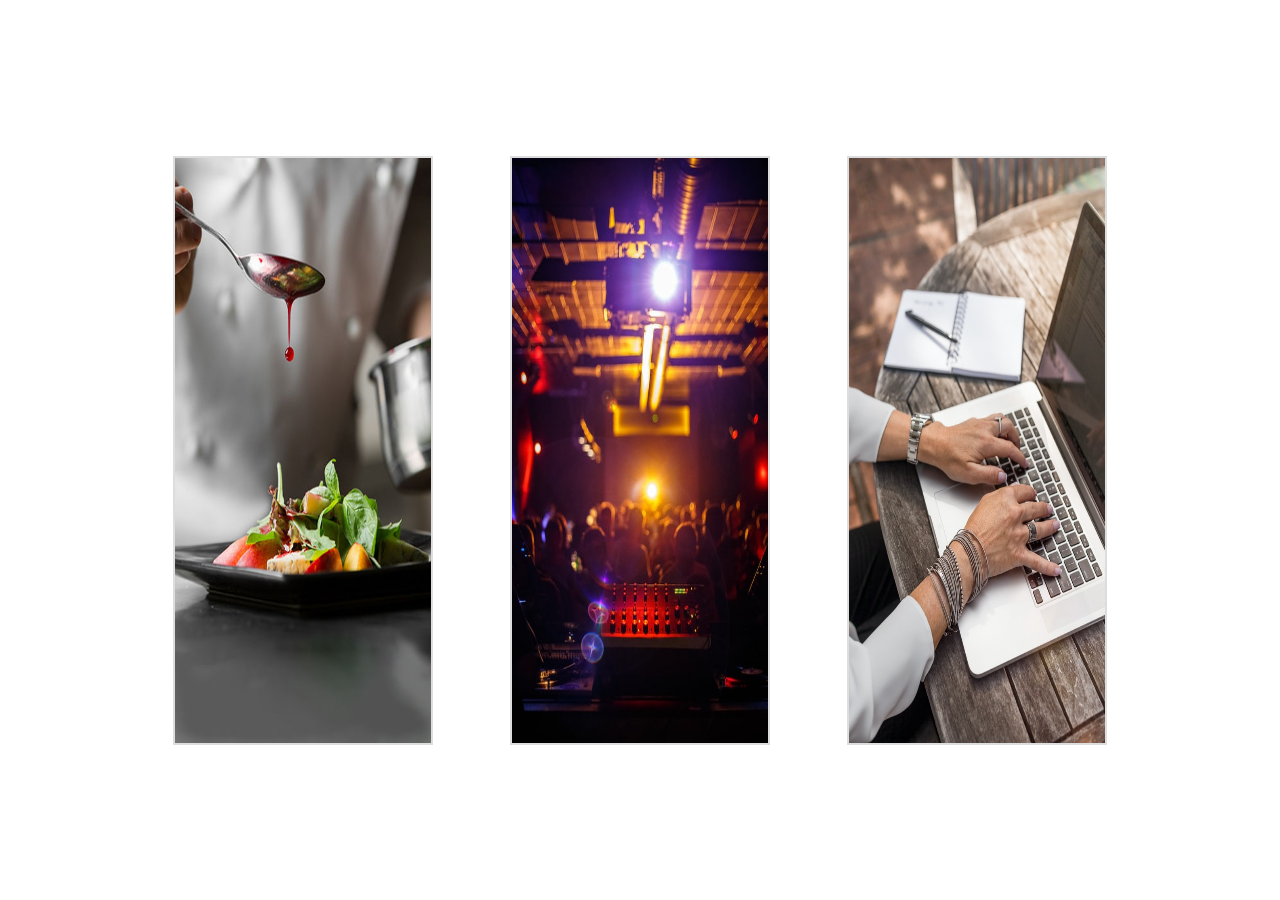
<file: index.html>
<!DOCTYPE html>
<html lang="pt-br">

<head>
    <meta charset="UTF-8">
    <meta name="viewport" content="width=device-width, initial-scale=1.0">
    <link rel="stylesheet" href="./css/index.css" type="text/css">
    <title>Pagina Principal</title>
</head>

<body>
    <div class="menu">
        <a class="opcao" href="./gastronomia.html">
            <p>GASTRONOMIA</p>
            <img src="./img/gastronomia.jpg" alt="gastronomia">
        </a>
        <a class="opcao" href="./vidanoturna.html">
            <p>VIDA NOTURNA</p>
            <img src="./img/vidanoturna.jpg" alt="vida noturna">
        </a>
        <a class="opcao" href="./quemsomos.html">
            <p>QUEM SOMOS</p>
            <img src="./img/quemsomos.jpg" alt="quem somos">
        </a>
    </div>
</body>
</html>
</file>
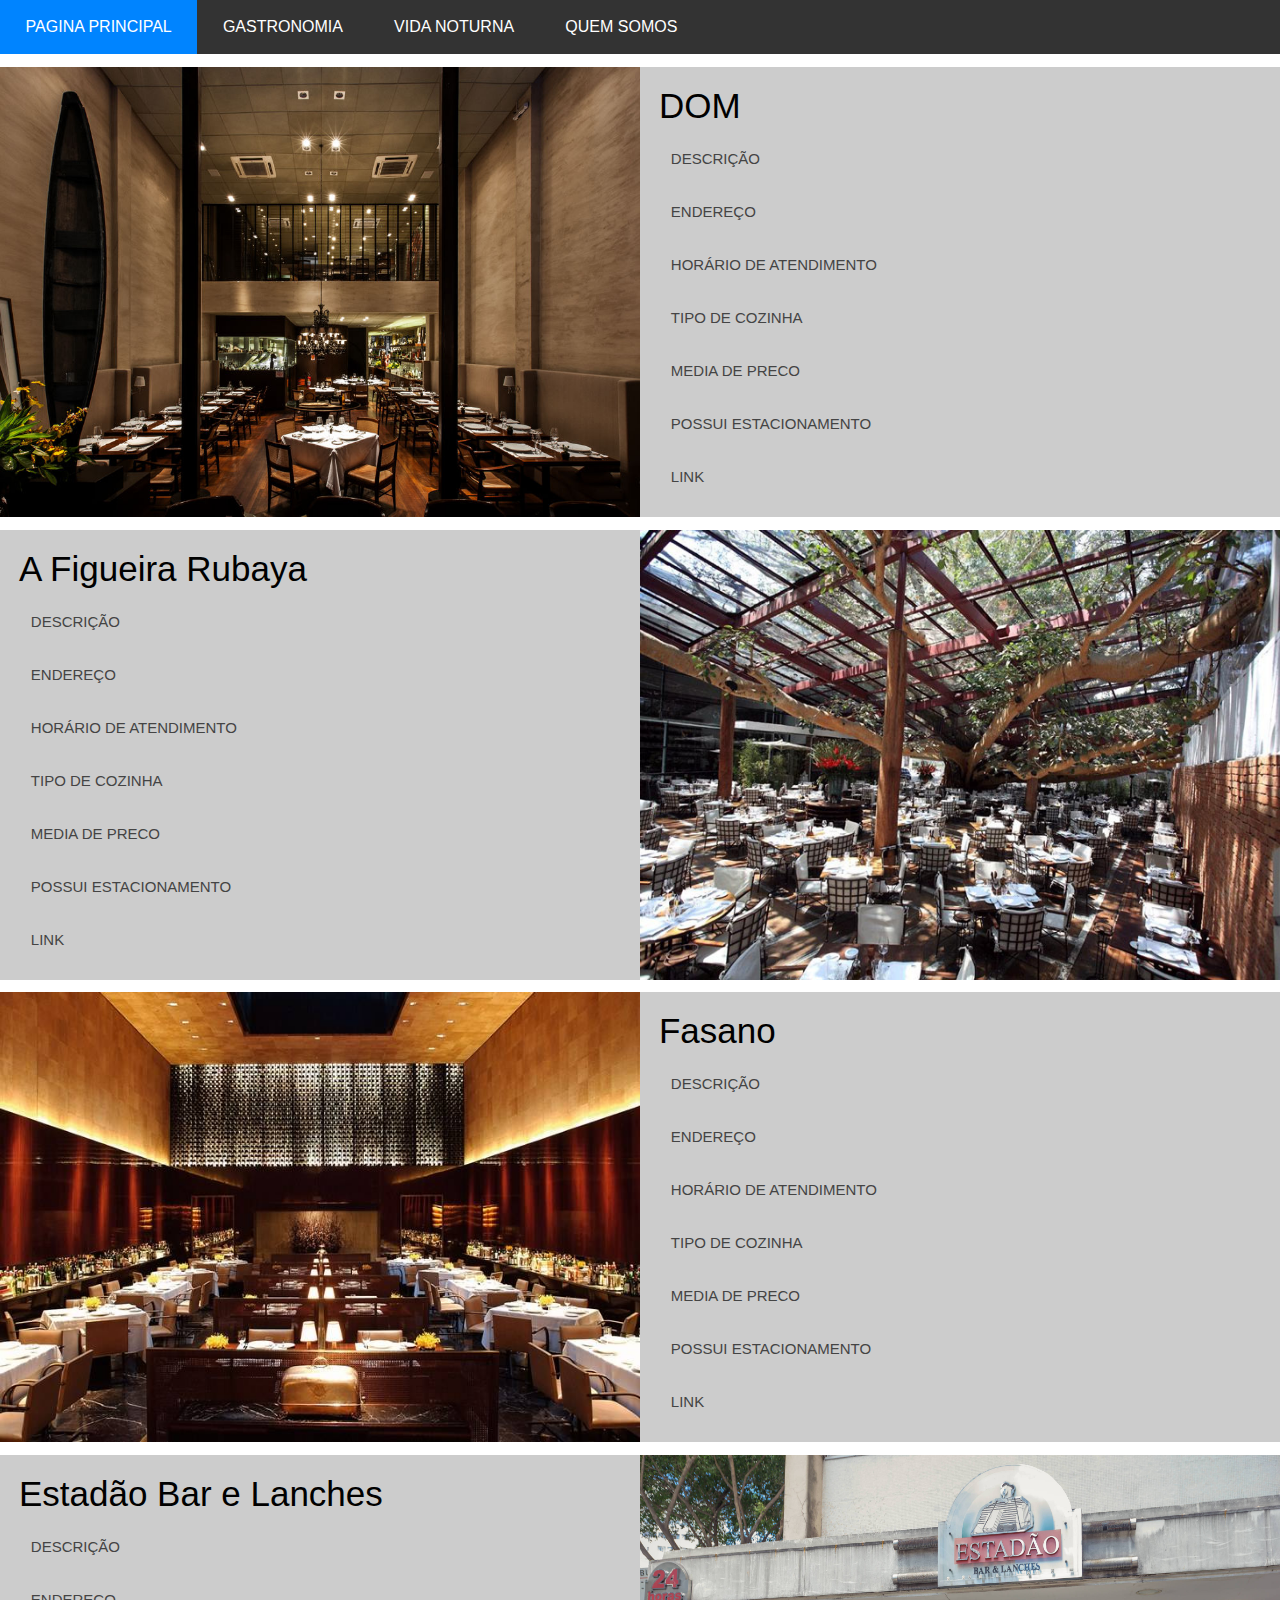
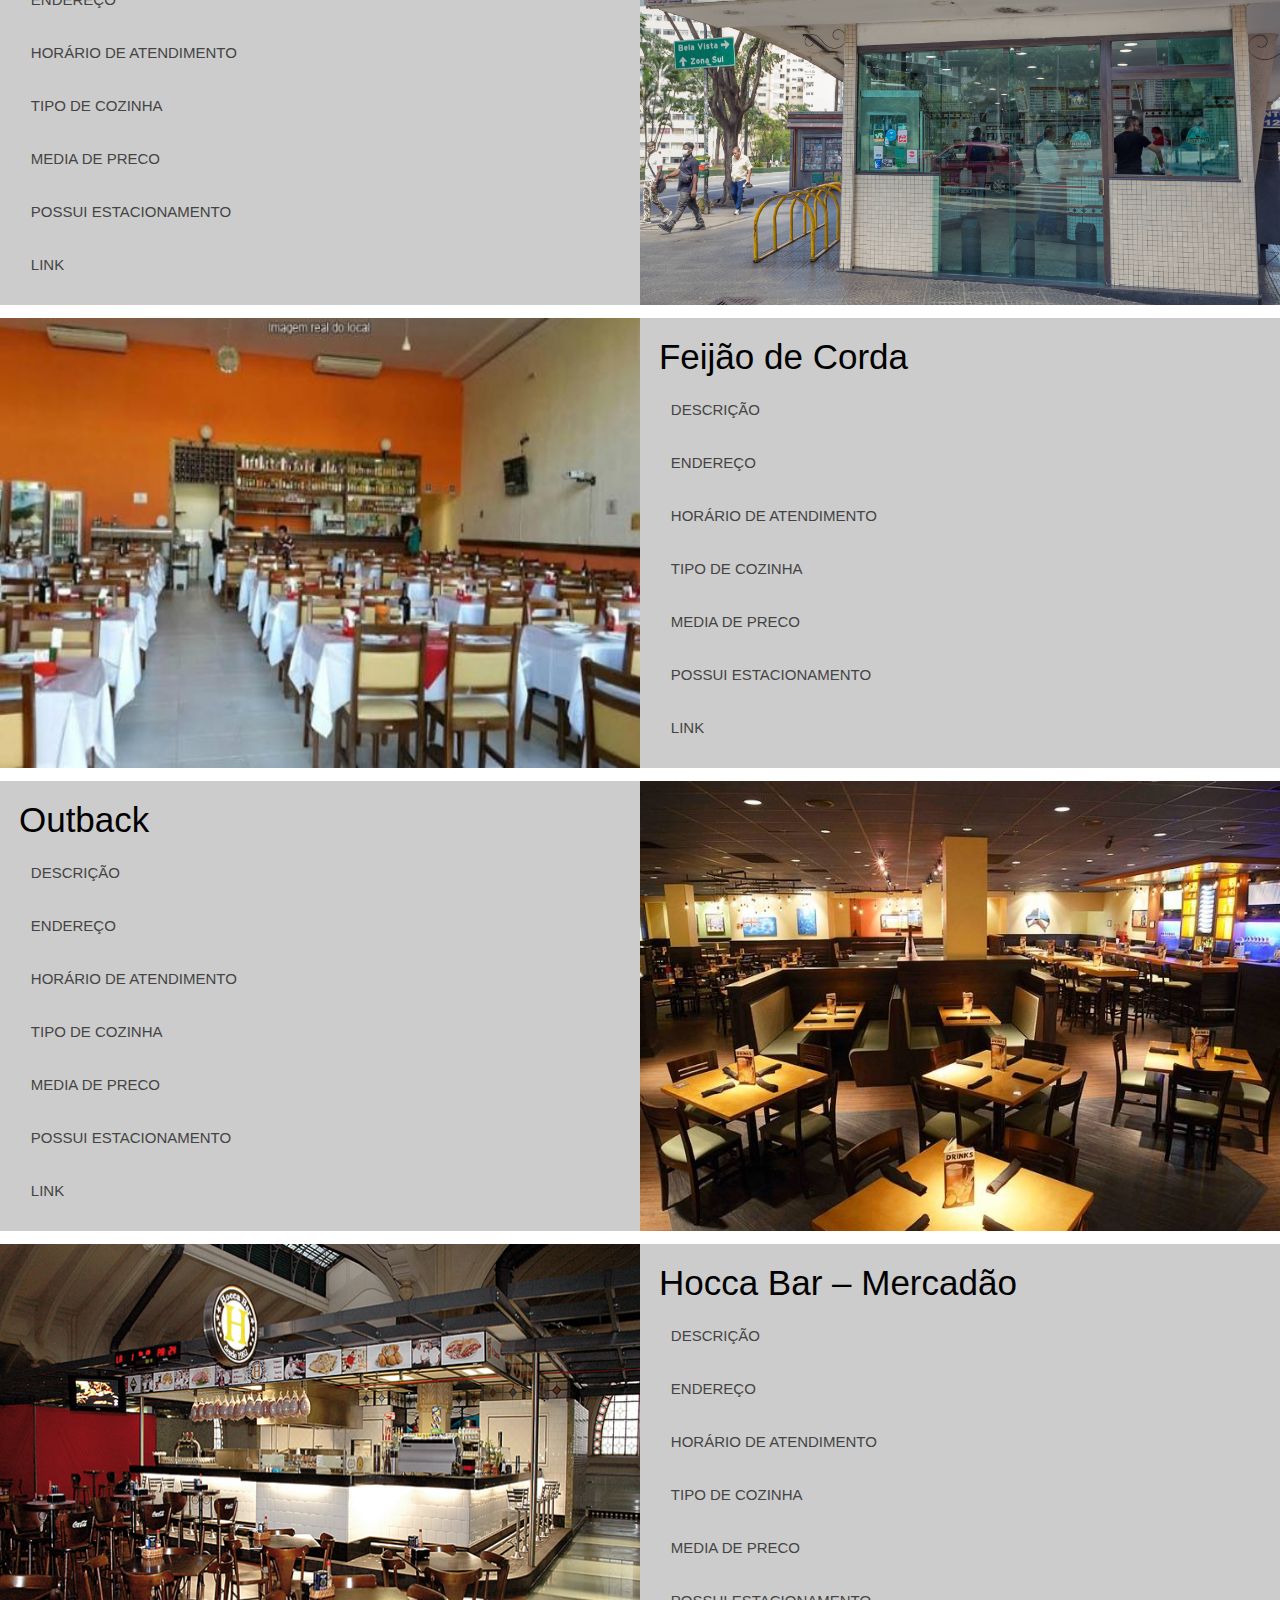
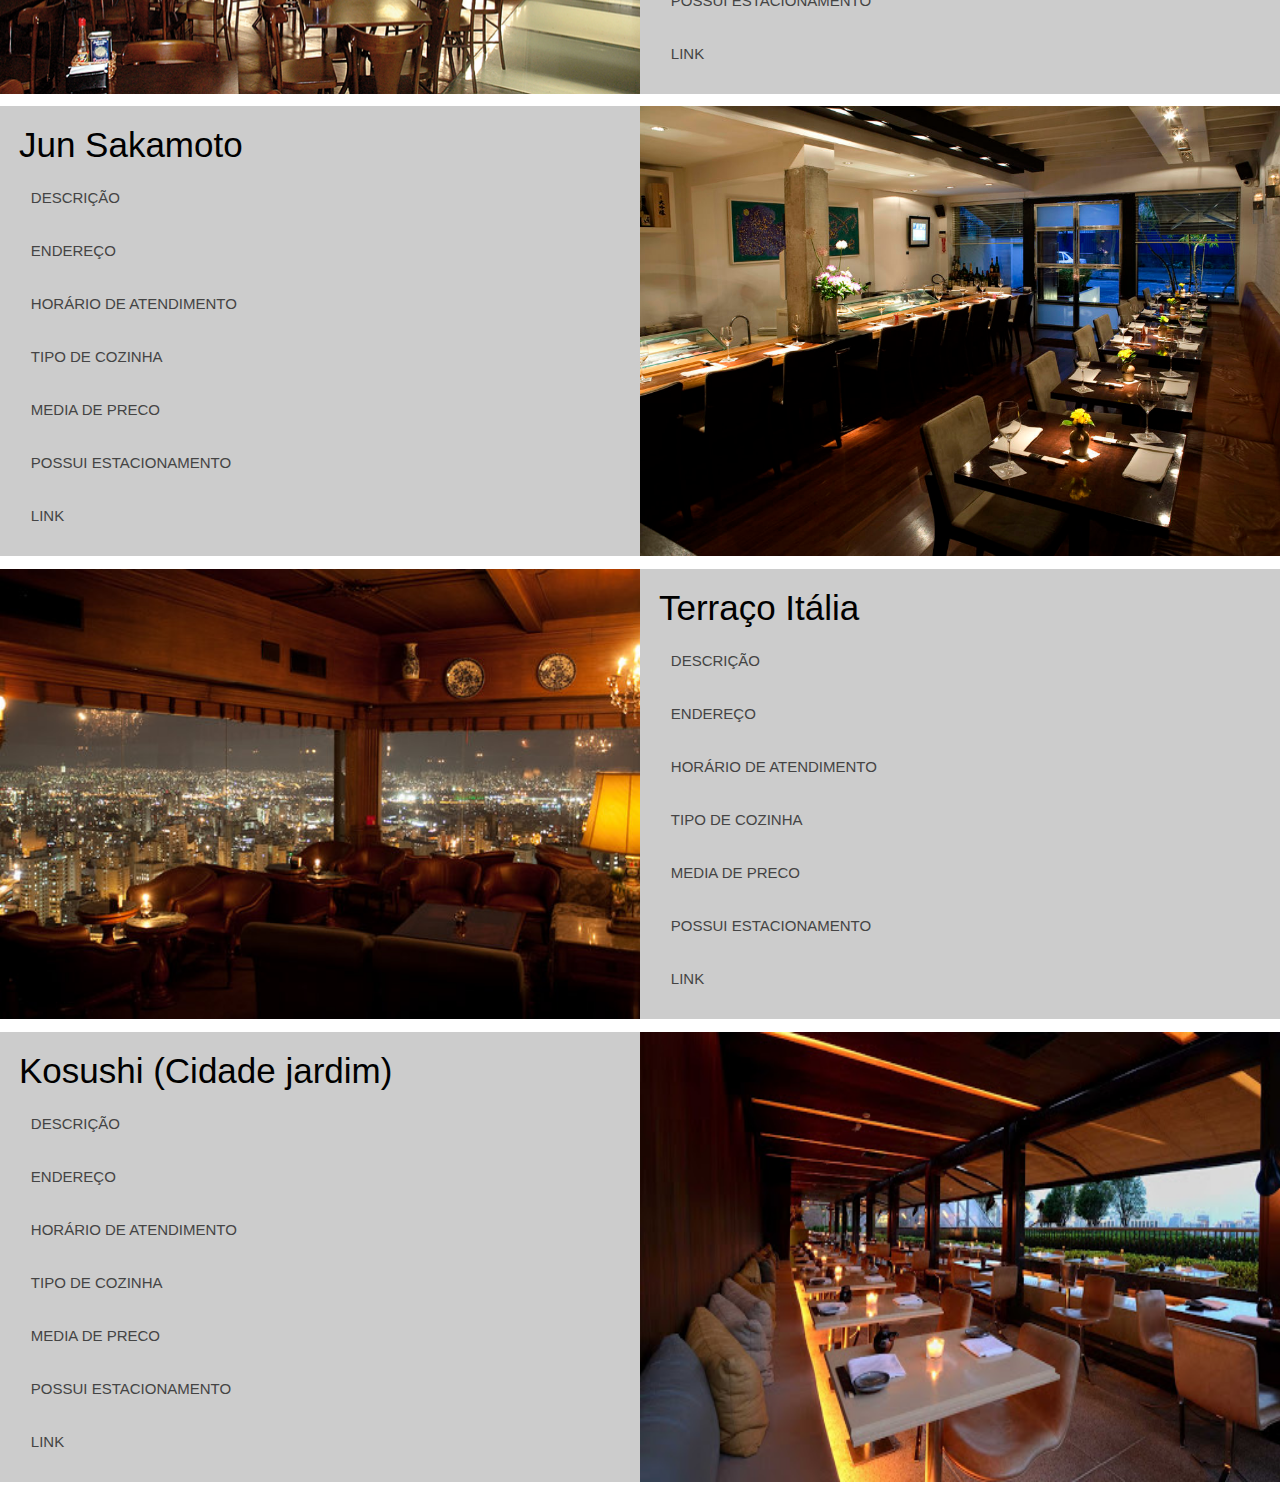
<file: gastronomia.html>
<!DOCTYPE html>
<html lang="pt-br">

<head>
    <meta charset="UTF-8">
    <meta name="viewport" content="width=device-width, initial-scale=1.0">
    <link rel="stylesheet" href="./css/gastronomia.css" type="text/css">
    <script src="./js/descricao.js" defer></script>
    <title>gastronomia</title>
</head>

<body>
    <div class="menu">
        <nav>
            <ul>
                <li><a href="./index.html">PAGINA PRINCIPAL</a></li>
                <li><a href="./gastronomia.html">GASTRONOMIA</a></li>
                <li><a href="./vidanoturna.html">VIDA NOTURNA</a></li>
                <li><a href="./quemsomos.html">QUEM SOMOS</a></li>
            </ul>
        </nav>
    </div>
    <div class="content">


        <!-- ESTABELECIMENTO 1 -->
        <div class="restaurante">
            <img src="./img/DOM.jpg">
            <div class="informacoes">
                <p class="titulo">DOM</p>
                <button type="button" class="colapsodescricao">DESCRIÇÃO</button>
                <div class="colapsoinfo">
                    <p> Detentor de duas estrelas no prestigiado Guia Michelin, o D.O.M. é um restaurante singular, sem
                        pretensão de ser eloquente. Ao contrário, sua mensagem é sintática e pungente: sair da zona de
                        conforto e propor uma nova experiência gastronômica, resgatando os sabores mais autênticos da
                        cozinha brasileira sob um olhar contemporâneo.</p>
                </div>

                <button type="button" class="colapsodescricao">ENDEREÇO</button>
                <div class="colapsoinfo">
                    <p> R. Barão de Capanema, 549 - Jardins, São Paulo - SP, 01411-011 </p>
                    <iframe
                        src="https://www.google.com/maps/embed?pb=!1m18!1m12!1m3!1d1828.529835181797!2d-46.667796007471644!3d-23.566300316623376!2m3!1f0!2f0!3f0!3m2!1i1024!2i768!4f13.1!3m3!1m2!1s0x94ce59d6e56707fd%3A0x269955670d659e58!2sD.O.M.!5e0!3m2!1spt-BR!2sbr!4v1623334577828!5m2!1spt-BR!2sbr"
                        width="600" height="450" style="border:0;" allowfullscreen="" loading="lazy"></iframe>
                </div>

                <button type="button" class="colapsodescricao">HORÁRIO DE ATENDIMENTO</button>
                <div class="colapsoinfo">
                    <p>Segunda a Sexta: 12h às 15h 19h às 21h
                        Sábado 19h às 21h; Domingos Fechado.
                    </p>
                </div>

                <button type="button" class="colapsodescricao">TIPO DE COZINHA</button>
                <div class="colapsoinfo">
                    <p> Cozinha Brasileira </p>
                </div>

                <button type="button" class="colapsodescricao">MEDIA DE PRECO</button>
                <div class="colapsoinfo">
                    <p> Média de preço: R$ 500,00 </p>
                </div>

                <button type="button" class="colapsodescricao">POSSUI ESTACIONAMENTO</button>
                <div class="colapsoinfo">
                    <p> Possui Estacionamento no local (manobrista) </p>
                </div>

                <button type="button" class="colapsodescricao">LINK</button>
                <div class="colapsoinfo">
                    <p><a href="http://domrestaurante.com.br/pt-br/sobre.html">https://domrestaurante.com.br</a></p>
                </div>
            </div>
        </div>

        <!-- ESTABELECIMENTO 2 -->
        <div class="restaurante">
            <div class="informacoes">
                <p class="titulo">A Figueira Rubaya</p>
                <button type="button" class="colapsodescricao">DESCRIÇÃO</button>
                <div class="colapsoinfo">
                    <p> Com certeza você vai se impressionar! Uma suntuosa "Figueira de bengala", uma árvore centenária,
                        chama a atenção de quem entra no local. O teto envidraçado dá um toque de cumplicidade para que
                        os clientes possam admirar sua copa majestosa e galhos. A proposta culinária segue a linha do
                        grupo. As carnes, especialmente as de sua própria fazenda, são as grandes protagonistas. Não
                        quer comer carne bovina? Não se preocupe, pois o restaurante também oferece pescado e variados
                        tipos de arroz.</p>
                </div>

                <button type="button" class="colapsodescricao">ENDEREÇO</button>
                <div class="colapsoinfo">
                    <p> Rua Haddock Lobo, 1738 - Jardim Paulista, São Paulo - SP, 01415-000 </p>
                    <iframe
                        src="https://www.google.com/maps/embed?pb=!1m18!1m12!1m3!1d3657.0886920588846!2d-46.67197668502218!3d-23.565257884680967!2m3!1f0!2f0!3f0!3m2!1i1024!2i768!4f13.1!3m3!1m2!1s0x94ce583397637bdb%3A0xcc15b6cb26a775b5!2sA%20Figueira%20Rubaiyat!5e0!3m2!1spt-BR!2sbr!4v1623334640390!5m2!1spt-BR!2sbr"
                        width="600" height="450" style="border:0;" allowfullscreen="" loading="lazy"></iframe>
                </div>

                <button type="button" class="colapsodescricao">HORÁRIO DE ATENDIMENTO</button>
                <div class="colapsoinfo">
                    <p> 12h às 21h
                    </p>
                </div>

                <button type="button" class="colapsodescricao">TIPO DE COZINHA</button>
                <div class="colapsoinfo">
                    <p> Cozinha Brasileira </p>
                </div>

                <button type="button" class="colapsodescricao">MEDIA DE PRECO</button>
                <div class="colapsoinfo">
                    <p> Média de preço: R$ 180,00 </p>
                </div>

                <button type="button" class="colapsodescricao">POSSUI ESTACIONAMENTO</button>
                <div class="colapsoinfo">
                    <p> Possui Estacionamento no local </p>
                </div>

                <button type="button" class="colapsodescricao">LINK</button>
                <div class="colapsoinfo">
                    <p><a
                            href="http://www.gruporubaiyat.com/restaurantes.asp?abt=44&lview=pt">https://gruporubaiya.com.br</a>
                    </p>
                </div>
            </div>
            <img src="./img/A Figueira Rubaya.jpg">
        </div>

        <!-- ESTABELECIMENTO 3  -->
        <div class="restaurante">
            <img src="./img/Fasano-São-Paulo.jpeg">
            <div class="informacoes">
                <p class="titulo">Fasano</p>
                <button type="button" class="colapsodescricao">DESCRIÇÃO</button>
                <div class="colapsoinfo">
                    <p> O piano de cauda da entrada e o salão com pé-direito altíssimo, com sua claraboia central, nos
                        remetem diretamente à Nova York dos anos 40. Símbolo de qualidade, glamour e de alta
                        gastronomia, o Fasano é conhecido em todo o Brasil, por sua cozinha de estilo clássico italiano
                        com detalhes modernos. O Stracotto d´angelo al forno (saboroso cordeiro desossado, assado e
                        servido com batatas e alcachofra) pode ser a escolha perfeita. Impecável combinação entre
                        ambiente e boa mesa!</p>
                </div>

                <button type="button" class="colapsodescricao">ENDEREÇO</button>
                <div class="colapsoinfo">
                    <p> Rua Vitório Fasano, 88 São Paulo, São Paulo </p>
                    <iframe
                        src="https://www.google.com/maps/embed?pb=!1m18!1m12!1m3!1d14627.205396727764!2d-46.68433541969079!3d-23.57557705481161!2m3!1f0!2f0!3f0!3m2!1i1024!2i768!4f13.1!3m3!1m2!1s0x94ce59d5ef7498d7%3A0x3c731a4fb1094deb!2sRestaurante%20Fasano!5e0!3m2!1spt-BR!2sbr!4v1623334767129!5m2!1spt-BR!2sbr"
                        width="600" height="450" style="border:0;" allowfullscreen="" loading="lazy"></iframe>
                </div>

                <button type="button" class="colapsodescricao">HORÁRIO DE ATENDIMENTO</button>
                <div class="colapsoinfo">
                    <p> Terça a sábado, das 18h às 21h
                    </p>
                </div>

                <button type="button" class="colapsodescricao">TIPO DE COZINHA</button>
                <div class="colapsoinfo">
                    <p> Cozinha Italiana </p>
                </div>

                <button type="button" class="colapsodescricao">MEDIA DE PRECO</button>
                <div class="colapsoinfo">
                    <p> Média de preço: R$ 200,00 </p>
                </div>

                <button type="button" class="colapsodescricao">POSSUI ESTACIONAMENTO</button>
                <div class="colapsoinfo">
                    <p> Possui Estacionamento no local </p>
                </div>

                <button type="button" class="colapsodescricao">LINK</button>
                <div class="colapsoinfo">
                    <p><a href="https://www.fasano.com.br/gastronomia/fasano">https://fasano.com.br</a></p>
                </div>
            </div>
        </div>

        <!-- ESTABELECIMENTO 4  -->
        <div class="restaurante">
            <div class="informacoes">
                <p class="titulo">Estadão Bar e Lanches</p>
                <button type="button" class="colapsodescricao">DESCRIÇÃO</button>
                <div class="colapsoinfo">
                    <p> Ponto de referência na cidade, desde 05 de dezembro de 1968, é símbolo tradicional da
                        gastronomia da metrópole casa serve sanduíches de pernil, pratos executivos e sucos em um
                        ambiente simples e familiar.</p>
                </div>

                <button type="button" class="colapsodescricao">ENDEREÇO</button>
                <div class="colapsoinfo">
                    <p> Viaduto Nove de Julho, 193 - Centro Histórico de São Paulo, São Paulo - SP, 01050-060 </p>
                    <iframe
                        src="https://www.google.com/maps/embed?pb=!1m18!1m12!1m3!1d3657.5483171032065!2d-46.64485718502245!3d-23.548742784689093!2m3!1f0!2f0!3f0!3m2!1i1024!2i768!4f13.1!3m3!1m2!1s0x94ce590138000001%3A0xd43132a04c7b59ed!2sBar%20e%20Lanches%20Estad%C3%A3o!5e0!3m2!1spt-BR!2sbr!4v1623334844791!5m2!1spt-BR!2sbr"
                        width="600" height="450" style="border:0;" allowfullscreen="" loading="lazy"></iframe>
                </div>

                <button type="button" class="colapsodescricao">HORÁRIO DE ATENDIMENTO</button>
                <div class="colapsoinfo">
                    <p> 24hs
                    </p>
                </div>

                <button type="button" class="colapsodescricao">TIPO DE COZINHA</button>
                <div class="colapsoinfo">
                    <p> Lanches e Pratos </p>
                </div>

                <button type="button" class="colapsodescricao">MEDIA DE PRECO</button>
                <div class="colapsoinfo">
                    <p> Média de preço: R$ 20,00 </p>
                </div>

                <button type="button" class="colapsodescricao">POSSUI ESTACIONAMENTO</button>
                <div class="colapsoinfo">
                    <p> Não possui Estacionamento no local </p>
                </div>

                <button type="button" class="colapsodescricao">LINK</button>
                <div class="colapsoinfo">
                    <p><a href="http://www.estadaolanches.com.br">https://estadaolanches.com.br</a></p>
                </div>
            </div>
            <img src="./img/Estadão.jpg">
        </div>

        <!-- ESTABELECIMENTO 5  -->
        <div class="restaurante">
            <img src="./img/feijao-de-corda.jpg">
            <div class="informacoes">
                <p class="titulo"> Feijão de Corda </p>
                <button type="button" class="colapsodescricao">DESCRIÇÃO</button>
                <div class="colapsoinfo">
                    <p> O Restaurante Feijão de corda virou uma referência em culinária tipicamente nordestina, com
                        bastante tempo no mercado já é considerada um restaurante tradicional quando se fala em
                        culinária com tempero nordestino. Hoje são várias unidades espalhadas por toda a cidade levando
                        mais cultura e sabor para o mais variado público que frequenta a rede de restaurantes Feijão de
                        corda.</p>
                </div>

                <button type="button" class="colapsodescricao">ENDEREÇO</button>
                <div class="colapsoinfo">
                    <p> Av. Prof. Francisco Morato, 3693 - Vila Sonia, São Paulo - SP, 05512-200 </p>
                    <iframe
                        src="https://www.google.com/maps/embed?pb=!1m18!1m12!1m3!1d3656.5400096800204!2d-46.722978785021674!3d-23.58495868467112!2m3!1f0!2f0!3f0!3m2!1i1024!2i768!4f13.1!3m3!1m2!1s0x94c5f4fa6ada8479%3A0xdbc17f6f6025661!2sRestaurante%20Feij%C3%A3o%20de%20Corda!5e0!3m2!1spt-BR!2sbr!4v1623334928664!5m2!1spt-BR!2sbr"
                        width="600" height="450" style="border:0;" allowfullscreen="" loading="lazy"></iframe>
                </div>

                <button type="button" class="colapsodescricao">HORÁRIO DE ATENDIMENTO</button>
                <div class="colapsoinfo">
                    <p> 11:00–22:00 </p>

                </div>

                <button type="button" class="colapsodescricao">TIPO DE COZINHA</button>
                <div class="colapsoinfo">
                    <p> Cozinha Nordestina </p>
                </div>

                <button type="button" class="colapsodescricao">MEDIA DE PRECO</button>
                <div class="colapsoinfo">
                    <p> Média de preço: R$ 30,00 </p>
                </div>

                <button type="button" class="colapsodescricao">POSSUI ESTACIONAMENTO</button>
                <div class="colapsoinfo">
                    <p> Não possui Estacionamento no local </p>
                </div>

                <button type="button" class="colapsodescricao">LINK</button>
                <div class="colapsoinfo">
                    <p><a href="https://feijaodecordarestaurante.com.br/">https://feijaodecordarestaurante.com.br</a>
                    </p>
                </div>
            </div>
        </div>

        <!-- ESTABELECIMENTO 6  -->
        <div class="restaurante">
            <div class="informacoes">
                <p class="titulo">Outback</p>
                <button type="button" class="colapsodescricao">DESCRIÇÃO</button>
                <div class="colapsoinfo">
                    <p> Outback caiu no gosto do brasileiro pela qualidade e sabor marcante da sua culinária, somados à
                        descontração no atendimento e às instalações aconchegantes. Inspirado na Austrália, o
                        restaurante enfatiza vários aspectos da cultura australiana, como esporte, pontos turísticos,
                        paisagens icônicas, tradições e lazer. Além disso, oferecem uma experiência única, divertida e
                        de altíssimo padrão que, no Brasil, ficou conhecida como #MomentoOutback. </p>
                </div>

                <button type="button" class="colapsodescricao">ENDEREÇO</button>
                <div class="colapsoinfo">
                    <p> Rod. Pres. Dutra-Pista Lateral, 225 - Vila Itapegica, Guarulhos - SP, 07034-911 </p>
                    <iframe
                        src="https://www.google.com/maps/embed?pb=!1m18!1m12!1m3!1d3659.2207878336603!2d-46.550244685023586!3d-23.488555684719042!2m3!1f0!2f0!3f0!3m2!1i1024!2i768!4f13.1!3m3!1m2!1s0x94ce5f84dd07c9c7%3A0xcea6153868d04548!2sOutback!5e0!3m2!1spt-BR!2sbr!4v1623335146796!5m2!1spt-BR!2sbr"
                        width="600" height="450" style="border:0;" allowfullscreen="" loading="lazy"></iframe>
                </div>

                <button type="button" class="colapsodescricao">HORÁRIO DE ATENDIMENTO</button>
                <div class="colapsoinfo">
                    <p> 11:30–20:00 </p>
                </div>

                <button type="button" class="colapsodescricao">TIPO DE COZINHA</button>
                <div class="colapsoinfo">
                    <p> Australiana </p>

                </div>

                <button type="button" class="colapsodescricao">MEDIA DE PRECO</button>
                <div class="colapsoinfo">
                    <p> Média de preço: R$ 150,00 para duas pessoas </p>
                </div>

                <button type="button" class="colapsodescricao">POSSUI ESTACIONAMENTO</button>
                <div class="colapsoinfo">
                    <p> Possui Estacionamento no local </p>
                </div>

                <button type="button" class="colapsodescricao">LINK</button>
                <div class="colapsoinfo">
                    <p><a href="https://www.outback.com.br/ ">https://outback.com.br</a></p>
                </div>
            </div>
            <img src="./img/outback.jpg">
        </div>

        <!-- ESTABELECIMENTO 7  -->
        <div class="restaurante">
            <img src="./img/Hocca Bar.jpg">
            <div class="informacoes">
                <p class="titulo"> Hocca Bar – Mercadão </p>
                <button type="button" class="colapsodescricao">DESCRIÇÃO</button>
                <div class="colapsoinfo">
                    <p> Conhecido por seus famosos pasteis de bacalhaus e lanches de mortadela, o Hocca Bar e um símbolo
                        da cidade de São Paulo.</p>
                </div>

                <button type="button" class="colapsodescricao">ENDEREÇO</button>
                <div class="colapsoinfo">
                    <p> R. da Cantareira, 306 (Mercado Municipal de São Paulo) Mezanino Box 05, Loja 2 - Centro
                        Histórico de São Paulo, São Paulo - SP, 01024-000 </p>
                    <iframe
                        src="https://www.google.com/maps/embed?pb=!1m18!1m12!1m3!1d3657.7423942903242!2d-46.631582485022555!3d-23.541765984692606!2m3!1f0!2f0!3f0!3m2!1i1024!2i768!4f13.1!3m3!1m2!1s0x94ce58f8d3b23833%3A0x6929b8c147a166b8!2sHocca%20Bar%20-%20Mercad%C3%A3o!5e0!3m2!1spt-BR!2sbr!4v1623335265222!5m2!1spt-BR!2sbr"
                        width="600" height="450" style="border:0;" allowfullscreen="" loading="lazy"></iframe>
                </div>

                <button type="button" class="colapsodescricao">HORÁRIO DE ATENDIMENTO</button>
                <div class="colapsoinfo">
                    <p> 08:00–18:00 </p>

                </div>

                <button type="button" class="colapsodescricao">TIPO DE COZINHA</button>
                <div class="colapsoinfo">
                    <p> Brasileira, Bar, Lanchonete, Portuguesa </p>
                </div>

                <button type="button" class="colapsodescricao">MEDIA DE PRECO</button>
                <div class="colapsoinfo">
                    <p> Média de preço: R$ 30,00 </p>
                </div>

                <button type="button" class="colapsodescricao">POSSUI ESTACIONAMENTO</button>
                <div class="colapsoinfo">
                    <p> Possui Estacionamento no local </p>
                </div>

                <button type="button" class="colapsodescricao">LINK</button>
                <div class="colapsoinfo">
                    <p><a href="http://hoccabar.com.br/">http://hoccabar.com.br/ (manutenção) </a></p>
                </div>
            </div>
        </div>

        <!-- ESTABELECIMENTO 8  -->
        <div class="restaurante">
            <div class="informacoes">
                <p class="titulo">Jun Sakamoto</p>
                <button type="button" class="colapsodescricao">DESCRIÇÃO</button>
                <div class="colapsoinfo">
                    <p> Graças à sua personalidade grandiosa, Leonardo Jun Sakamoto deixou sua marca inconfundível neste
                        restaurante discreto onde você não encontrará qualquer sinalização. Aqui, você vai saborear
                        aquele que pode muito bem ser o melhor nigiri da cidade. Claro, tudo é melhor apreciado sentado
                        no sushi bar - com uma vista de primeira fila de itens sendo preparados com arte por esses
                        chefs. Os preços variam dependendo se o mestre ou seu braço direito igualmente hábil, Ryuzo
                        Nishimura, prepara os pratos. As reservas são obrigatórias. </p>
                </div>

                <button type="button" class="colapsodescricao">ENDEREÇO</button>
                <div class="colapsoinfo">
                    <p> R. Lisboa, 55 - Pinheiros, São Paulo - SP, 05401-250 </p>
                    <iframe
                        src="https://www.google.com/maps/embed?pb=!1m18!1m12!1m3!1d3657.141535547881!2d-46.6793732850222!3d-23.56335968468193!2m3!1f0!2f0!3f0!3m2!1i1024!2i768!4f13.1!3m3!1m2!1s0x94ce57789c9c6411%3A0x459b763de8dd1552!2sJun%20Sakamoto!5e0!3m2!1spt-BR!2sbr!4v1623335347743!5m2!1spt-BR!2sbr"
                        width="600" height="450" style="border:0;" allowfullscreen="" loading="lazy"></iframe>
                </div>

                <button type="button" class="colapsodescricao">HORÁRIO DE ATENDIMENTO</button>
                <div class="colapsoinfo">
                    <p> Segunda a sábado das 19:00 – 21:00; Fechado aos Domingos
                    </p>
                </div>

                <button type="button" class="colapsodescricao">TIPO DE COZINHA</button>
                <div class="colapsoinfo">
                    <p> Japonesa </p>

                </div>

                <button type="button" class="colapsodescricao">MEDIA DE PRECO</button>
                <div class="colapsoinfo">
                    <p> Média de preço: R$ 400,00 </p>
                </div>

                <button type="button" class="colapsodescricao">POSSUI ESTACIONAMENTO</button>
                <div class="colapsoinfo">
                    <p> Possui Estacionamento no local </p>
                </div>

                <button type="button" class="colapsodescricao">LINK</button>
                <div class="colapsoinfo">
                    <p><a href="https://www.junsakamoto.com.br ">https://junsakamoto.com.br</a></p>
                </div>
            </div>
            <img src="./img/Jun sakamoto.jpg">
        </div>

        <!-- ESTABELECIMENTO 9  -->
        <div class="restaurante">
            <img src="./img/Terraço Italia.jpg">
            <div class="informacoes">
                <p class="titulo"> Terraço Itália </p>
                <button type="button" class="colapsodescricao">DESCRIÇÃO</button>
                <div class="colapsoinfo">
                    <p> O Terraço Itália mantém intacto o alto padrão de seus serviços, se adaptando as novas exigências
                        de mercado e mantendo o título de cartão postal da cidade de São Paulo é um complexo de lazer,
                        gastronomia e eventos, com versatilidade para sediar almoços, jantares, eventos sociais e
                        corporativos, serviço impecável, adega com mais de 200 rótulos selecionados dentre bons
                        produtores do velho e novo mundo, fazem de suas salas, restaurante e bar, o cenário perfeito
                        para o entretenimento e o desfrute de bons momentos na cidade de São Paulo.</p>
                </div>

                <button type="button" class="colapsodescricao">ENDEREÇO</button>
                <div class="colapsoinfo">
                    <p> Av. Ipiranga, 344 - 41º andar - República, São Paulo - SP, 01046-010 </p>
                    <iframe
                        src="https://www.google.com/maps/embed?pb=!1m18!1m12!1m3!1d3657.637912907476!2d-46.645927585022555!3d-23.545522184690707!2m3!1f0!2f0!3f0!3m2!1i1024!2i768!4f13.1!3m3!1m2!1s0x94ce59e209937ecf%3A0x3cd0a1d60820f9e2!2zVGVycmHDp28gSXTDoWxpYQ!5e0!3m2!1spt-BR!2sbr!4v1623335536079!5m2!1spt-BR!2sbr"
                        width="600" height="450" style="border:0;" allowfullscreen="" loading="lazy"></iframe>
                </div>

                <button type="button" class="colapsodescricao">HORÁRIO DE ATENDIMENTO</button>
                <div class="colapsoinfo">
                    <p> 12:00–20:00 </p>

                </div>

                <button type="button" class="colapsodescricao">TIPO DE COZINHA</button>
                <div class="colapsoinfo">
                    <p> Italiana, Brasileira, Europeia, Sul-americana </p>
                </div>

                <button type="button" class="colapsodescricao">MEDIA DE PRECO</button>
                <div class="colapsoinfo">
                    <p> Média de preço: R$ 170,00 </p>
                </div>

                <button type="button" class="colapsodescricao">POSSUI ESTACIONAMENTO</button>
                <div class="colapsoinfo">
                    <p> Possui Estacionamento no local </p>
                </div>

                <button type="button" class="colapsodescricao">LINK</button>
                <div class="colapsoinfo">
                    <p><a href="http://www.terracoitalia.com.br/">http://terracoitalia.com.br/</a></p>
                </div>
            </div>
        </div>

        <!-- ESTABELECIMENTO 10  -->
        <div class="restaurante">
            <div class="informacoes">
                <p class="titulo">Kosushi (Cidade jardim)</p>
                <button type="button" class="colapsodescricao">DESCRIÇÃO</button>
                <div class="colapsoinfo">
                    <p> Seu nome está baseado diretamente na filosofia japonesa, pois a palavra "ko", que significa
                        "tartaruga", faz menção à longevidade e uma ligação com o simbolismo do número 1. Inaugurado em
                        1988 (hoje está em outro endereço) pelo chef George Yuji Koshoji, este restaurante japonês, bem
                        menos pomposo que muitos outros do gênero, surpreende tanto pela maestria nos cortes de pescado
                        quanto por suas delicadas apresentações. Ambiente jovem e descontraído, com música ambiente!
                    </p>
                </div>

                <button type="button" class="colapsodescricao">ENDEREÇO</button>
                <div class="colapsoinfo">
                    <p> R. Viradouro, 139 - Itaim Bibi, São Paulo - SP, 04538-110 </p>
                    <iframe
                        src="https://www.google.com/maps/embed?pb=!1m18!1m12!1m3!1d14625.358065899763!2d-46.69818391968579!3d-23.59215365468006!2m3!1f0!2f0!3f0!3m2!1i1024!2i768!4f13.1!3m3!1m2!1s0x94ce5742e7186a67%3A0xdde66e5711757d91!2sRestaurante%20Kosushi!5e0!3m2!1spt-BR!2sbr!4v1623335810351!5m2!1spt-BR!2sbr"
                        width="600" height="450" style="border:0;" allowfullscreen="" loading="lazy"></iframe>
                </div>

                <button type="button" class="colapsodescricao">HORÁRIO DE ATENDIMENTO</button>
                <div class="colapsoinfo">
                    <p> Todos os dias, das 12 às 15h e das 19h às 22h</p>
                </div>

                <button type="button" class="colapsodescricao">TIPO DE COZINHA</button>
                <div class="colapsoinfo">
                    <p> Japonesa </p>

                </div>

                <button type="button" class="colapsodescricao">MEDIA DE PRECO</button>
                <div class="colapsoinfo">
                    <p> Média de preço: R$ 100,00 para duas pessoas </p>
                </div>

                <button type="button" class="colapsodescricao">POSSUI ESTACIONAMENTO</button>
                <div class="colapsoinfo">
                    <p> Possui Estacionamento no local </p>
                </div>

                <button type="button" class="colapsodescricao">LINK</button>
                <div class="colapsoinfo">
                    <p><a href="http://kosushi.com.br/">https://kosushi.com.br</a></p>
                </div>
            </div>
            <img src="./img/Kosushi.jpg">
        </div>
</body>
</html>
</file>
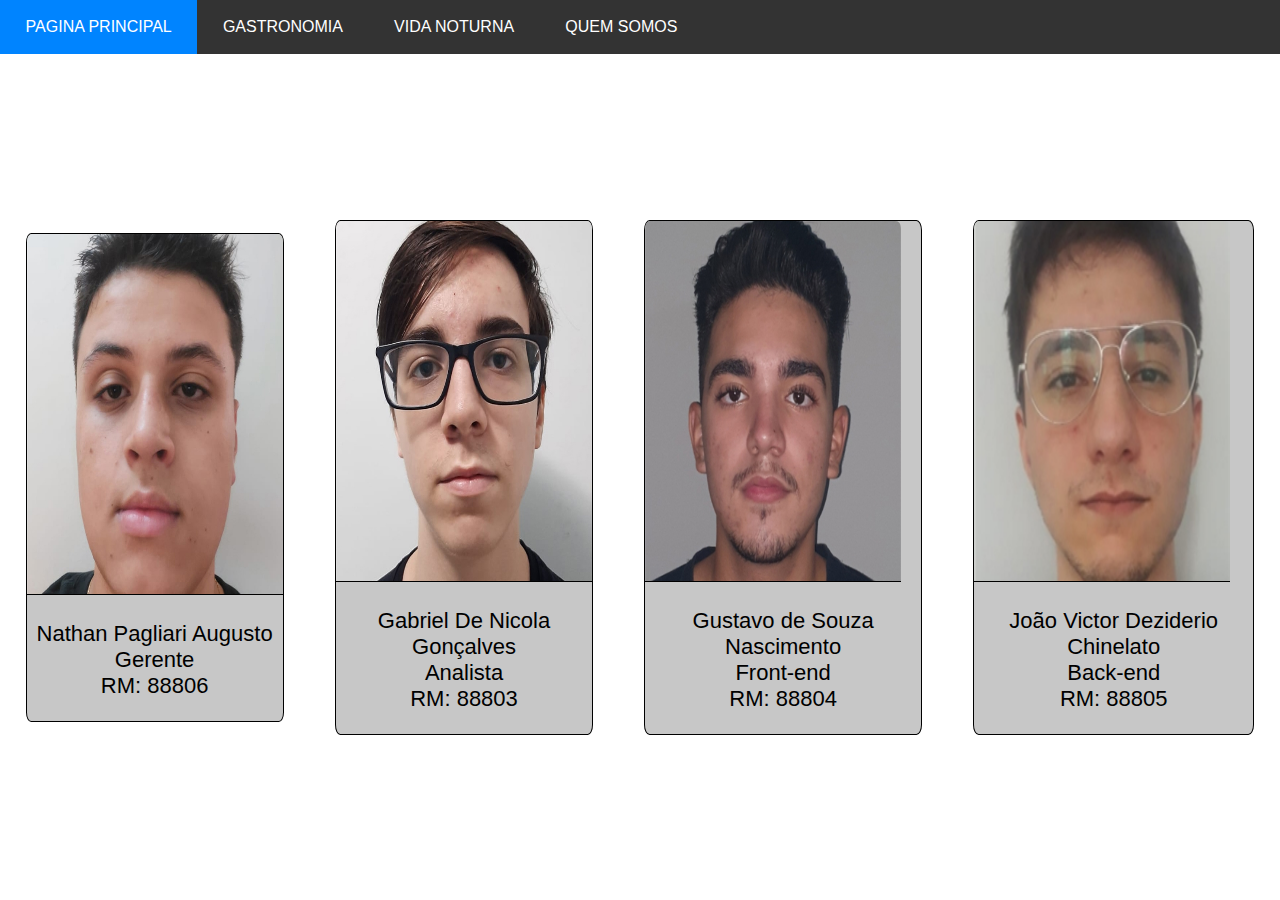
<file: quemsomos.html>
<!DOCTYPE html>
<html lang="pt-br">

<head>
    <meta charset="UTF-8">
    <meta name="viewport" content="width=device-width, initial-scale=1.0">
    <link rel="stylesheet" href="./css/quemsomos.css" type="text/css">
    <title>Quem somos</title>
</head>

<body>
    <div class="menu">
        <nav>
            <ul>
                <li><a href="./index.html">PAGINA PRINCIPAL</a></li>
                <li><a href="./gastronomia.html">GASTRONOMIA</a></li>
                <li><a href="./vidanoturna.html">VIDA NOTURNA</a></li>
                <li><a href="./quemsomos.html">QUEM SOMOS</a></li>
            </ul>
        </nav>
    </div>

    <div class="content">
        <div class="dev">
            <img src="./img/rm88806.png" alt="rm88805">
            <p>Nathan Pagliari Augusto<br>
                Gerente<br>
                RM: 88806</p>
        </div>

        <div class="dev">
            <img src="./img/rm88803.png" alt="rm88805">
            <p>Gabriel De Nicola Gonçalves<br>
                Analista<br>
                RM: 88803</p>
        </div>

        <div class="dev">
            <img src="./img/rm88804.png" alt="rm88805">
            <p>Gustavo de Souza Nascimento<br>
                Front-end<br>
                RM: 88804</p>
        </div>

        <div class="dev">
            <img src="./img/rm88805.jpg" alt="rm88805">
            <p>João Victor Deziderio Chinelato<br>
                Back-end<br>
                RM: 88805</p>
        </div>
    </div>
</body>
</html>
</file>
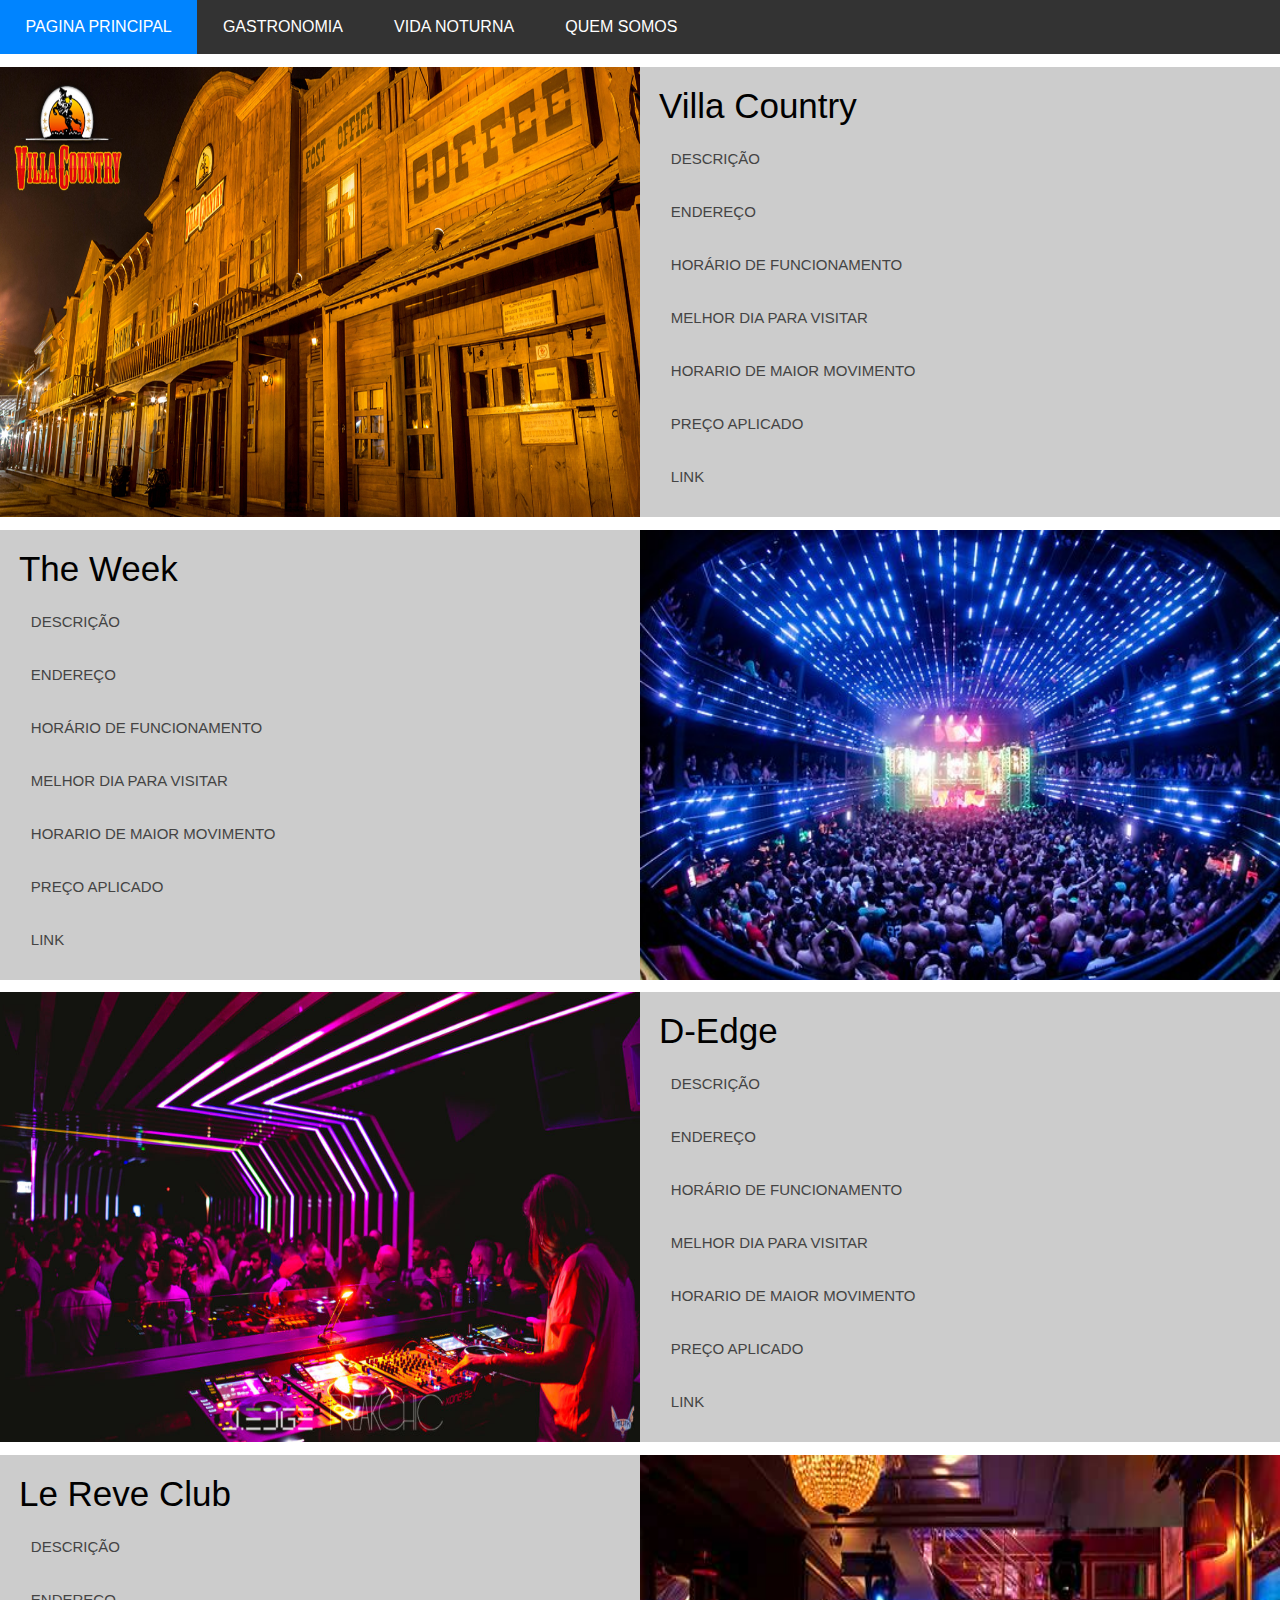
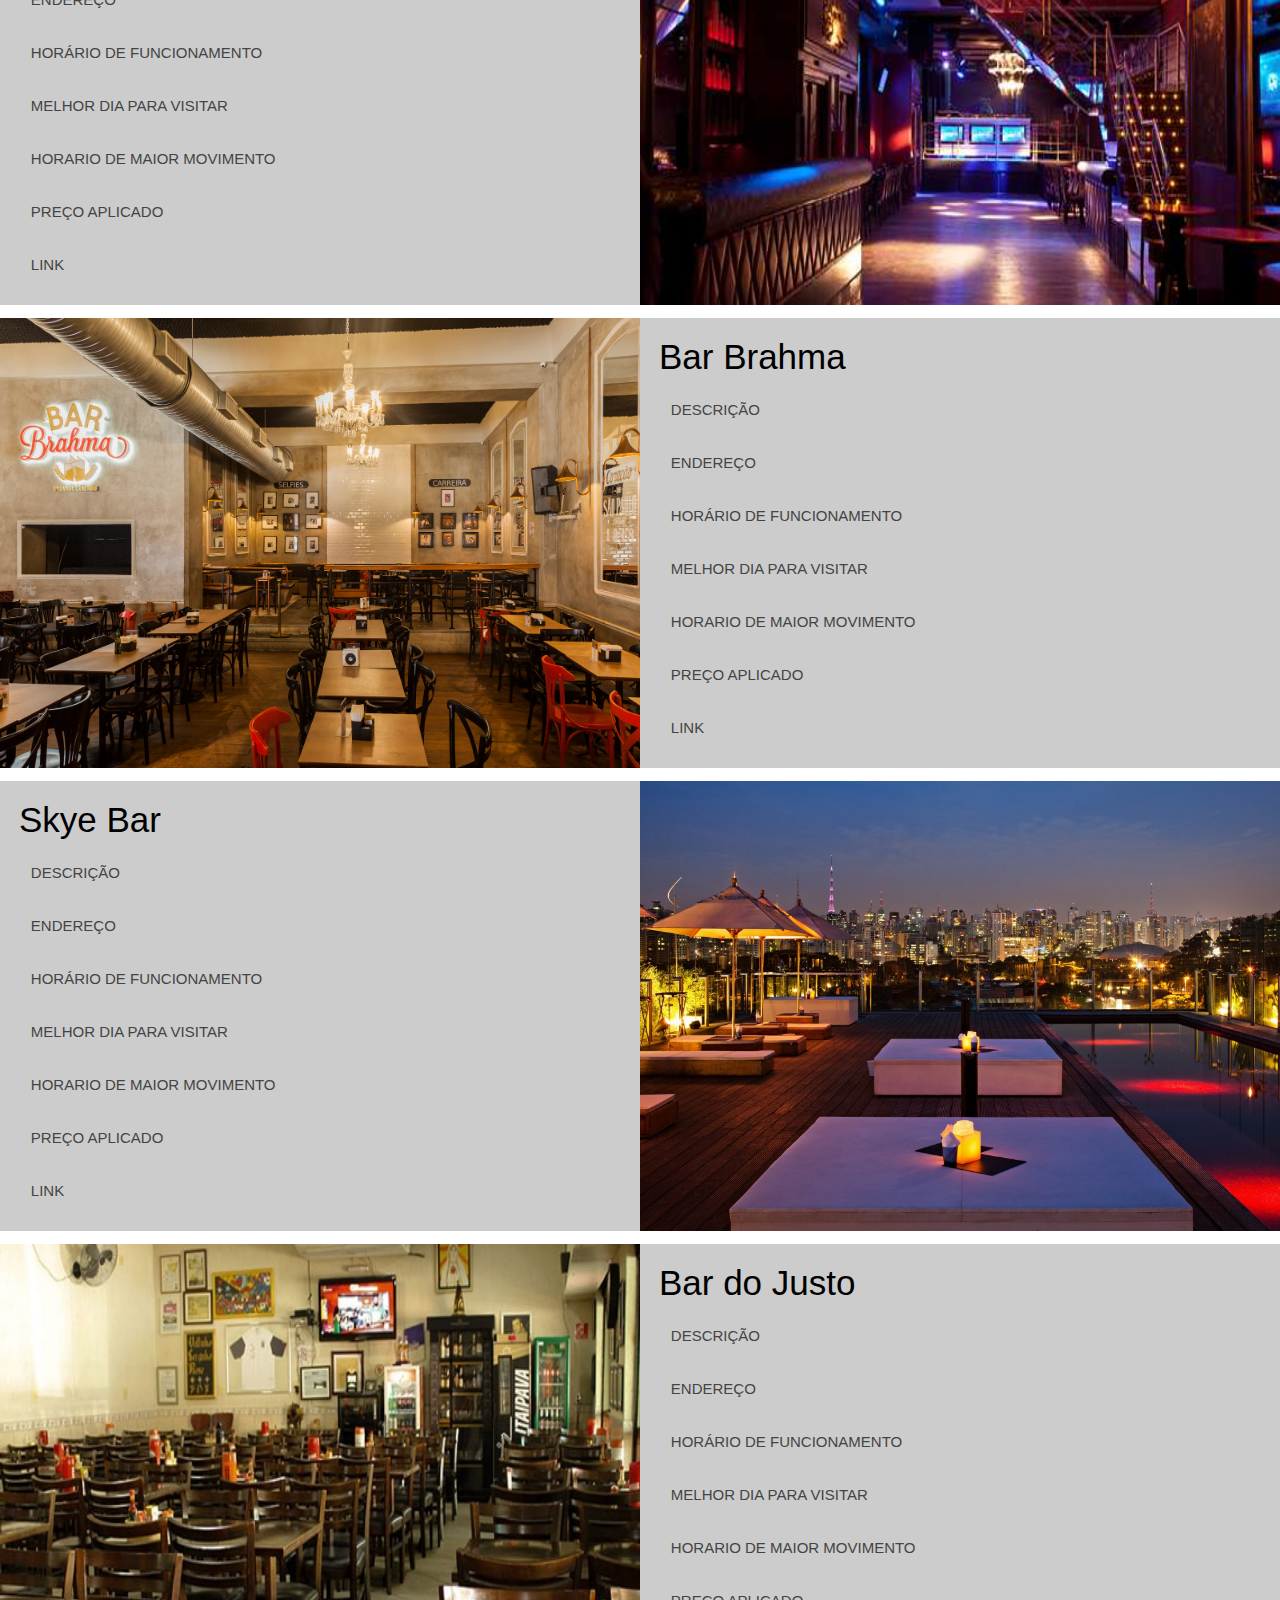
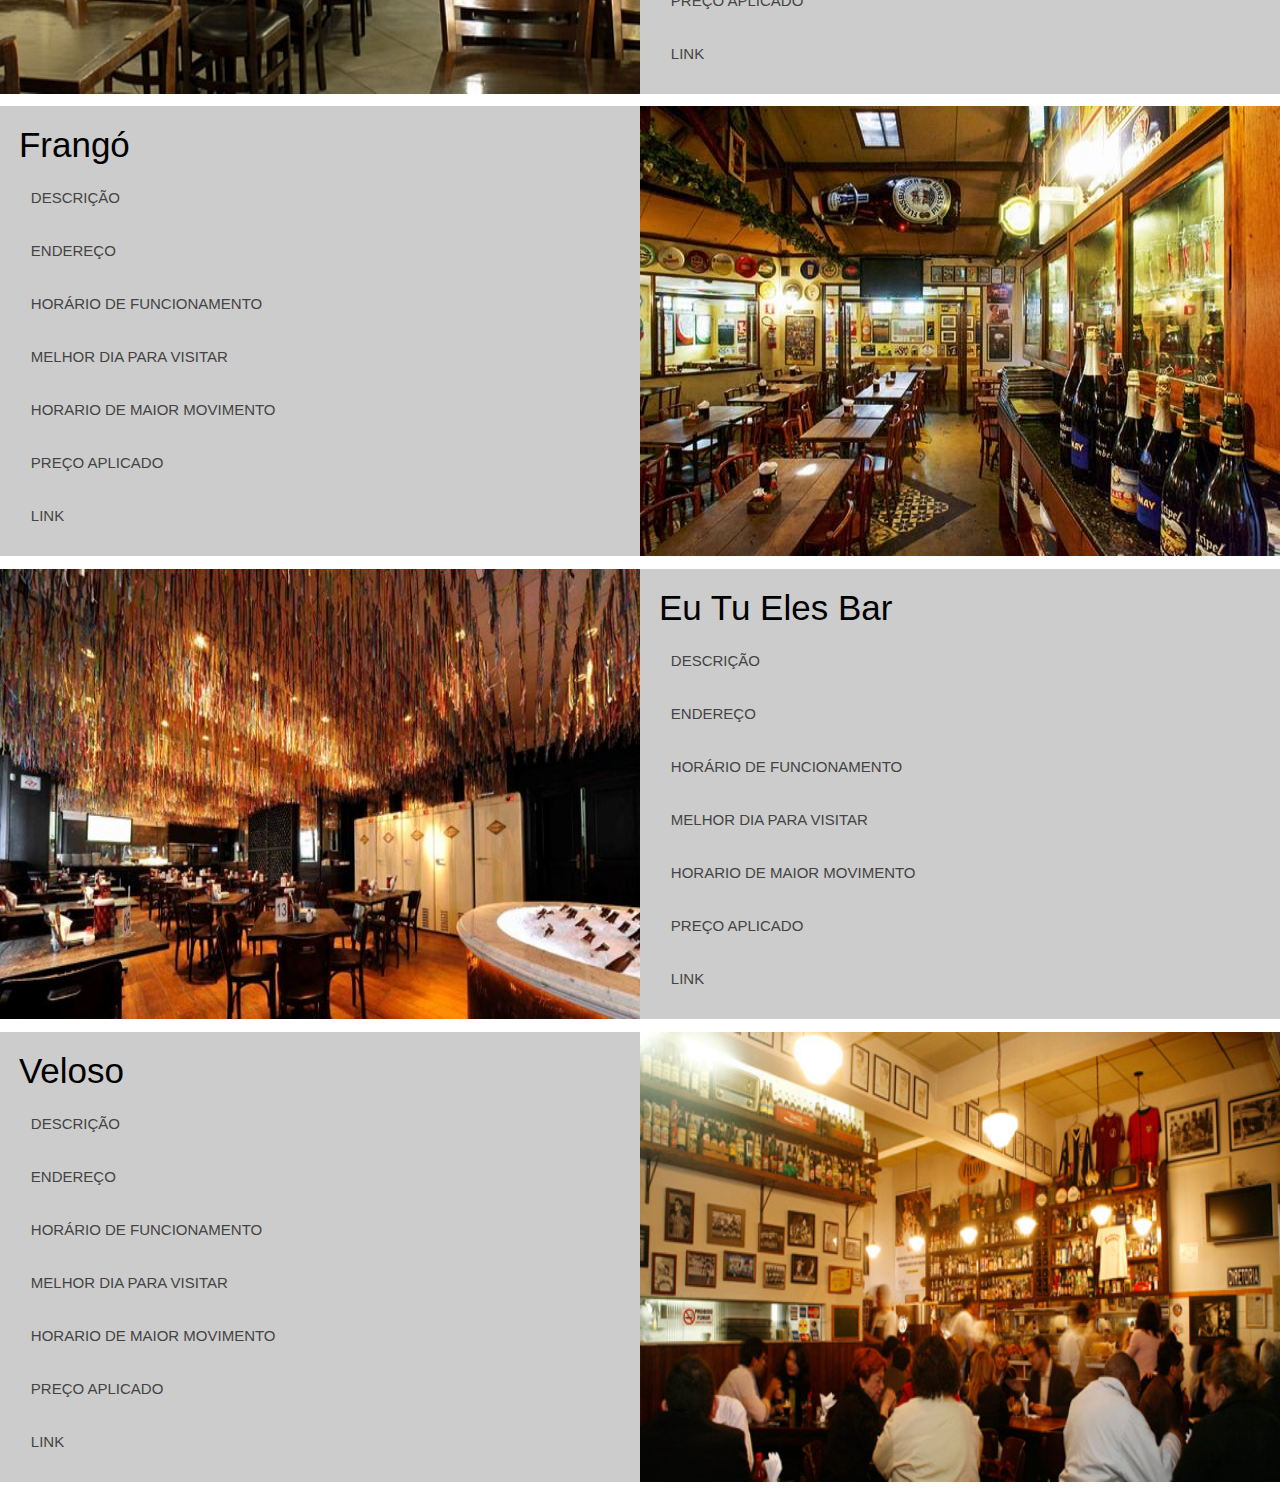
<file: vidanoturna.html>
<!DOCTYPE html>
<html lang="pt-br">

<head>
    <meta charset="UTF-8">
    <meta name="viewport" content="width=device-width, initial-scale=1.0">
    <link rel="stylesheet" href="./css/vidanoturna.css" type="text/css">
    <script src="./js/descricao.js" defer></script>
    <title>Vida Noturna</title>
</head>

<body>
    <div class="menu">
        <nav>
            <ul>
                <li><a href="./index.html">PAGINA PRINCIPAL</a></li>
                <li><a href="./gastronomia.html">GASTRONOMIA</a></li>
                <li><a href="./vidanoturna.html">VIDA NOTURNA</a></li>
                <li><a href="./quemsomos.html">QUEM SOMOS</a></li>
            </ul>
        </nav>
    </div>

    <div class="content">

        <!-- ESTABELECIMENTO 1 -->
        <div class="estabelecimento">
            <img src="./img/villacountry.jpg">
            <div class="informacoes">
                <p class="titulo">Villa Country</p>
                <button type="button" class="colapsodescricao">DESCRIÇÃO</button>
                <div class="colapsoinfo">
                    <p>Espaço temático do Velho Oeste americano com restaurante, bar, boate, lojas e mais, em casas de
                        madeira.</p>
                </div>

                <button type="button" class="colapsodescricao">ENDEREÇO</button>
                <div class="colapsoinfo">
                    <p>Av. Francisco Matarazzo, 774 - Água Branca, São Paulo - SP, 05001-000.</p>
                    <iframe
                        src="https://www.google.com/maps/embed?pb=!1m18!1m12!1m3!1d3658.1318041698305!2d-46.67207938440759!3d-23.527761366238774!2m3!1f0!2f0!3f0!3m2!1i1024!2i768!4f13.1!3m3!1m2!1s0x94ce58020eab0a59%3A0x105427a1d544d263!2sAv.%20Francisco%20Matarazzo%2C%20774%20-%20%C3%81gua%20Branca%2C%20S%C3%A3o%20Paulo%20-%20SP%2C%2005001-000!5e0!3m2!1spt-BR!2sbr!4v1623100526539!5m2!1spt-BR!2sbr"></iframe>
                </div>

                <button type="button" class="colapsodescricao">HORÁRIO DE FUNCIONAMENTO</button>
                <div class="colapsoinfo">
                    <p>Sábado das 14:00 às 22:00.</p>
                </div>

                <button type="button" class="colapsodescricao">MELHOR DIA PARA VISITAR</button>
                <div class="colapsoinfo">
                    <p>Sábado.</p>
                </div>

                <button type="button" class="colapsodescricao">HORARIO DE MAIOR MOVIMENTO</button>
                <div class="colapsoinfo">
                    <p>Sábado às 20:00.</p>
                </div>

                <button type="button" class="colapsodescricao">PREÇO APLICADO</button>
                <div class="colapsoinfo">
                    <p>R$ 60,00 por pessoa.</p>
                </div>

                <button type="button" class="colapsodescricao">LINK</button>
                <div class="colapsoinfo">
                    <p><a href="https://villacountry.com.br">https://villacountry.com.br</a></p>
                </div>
            </div>
        </div>

        <!-- ESTABELECIMENTO 2 -->
        <div class="estabelecimento">
            <div class="informacoes">
                <p class="titulo">The Week</p>
                <button type="button" class="colapsodescricao">DESCRIÇÃO</button>
                <div class="colapsoinfo">
                    <p>Clube LGBT com pistas de dança modernas, área externa, piscina e um público amante de música
                        eletrônica.</p>
                </div>

                <button type="button" class="colapsodescricao">ENDEREÇO</button>
                <div class="colapsoinfo">
                    <p>R. Guaicurus, 324 - Lapa, São Paulo - SP, 05033-000.</p>
                    <iframe
                        src="https://www.google.com/maps/embed?pb=!1m18!1m12!1m3!1d3658.265483065024!2d-46.69020848440749!3d-23.522951966061477!2m3!1f0!2f0!3f0!3m2!1i1024!2i768!4f13.1!3m3!1m2!1s0x94cef80c8e19313d%3A0xb7235c8fdbd43bb0!2sR.%20Guaicurus%2C%20324%20-%20%C3%81gua%20Branca%2C%20S%C3%A3o%20Paulo%20-%20SP%2C%2005033-000!5e0!3m2!1spt-BR!2sbr!4v1623101052644!5m2!1spt-BR!2sbr"></iframe>
                </div>

                <button type="button" class="colapsodescricao">HORÁRIO DE FUNCIONAMENTO</button>
                <div class="colapsoinfo">
                    <p>Sábado das 23:30 às 8:30.</p>
                </div>

                <button type="button" class="colapsodescricao">MELHOR DIA PARA VISITAR</button>
                <div class="colapsoinfo">
                    <p>Sábado.</p>
                </div>

                <button type="button" class="colapsodescricao">HORARIO DE MAIOR MOVIMENTO</button>
                <div class="colapsoinfo">
                    <p>Entre 23:30 e 2:00.</p>
                </div>

                <button type="button" class="colapsodescricao">PREÇO APLICADO</button>
                <div class="colapsoinfo">
                    <p>Entre R$ 20,00 e R$ 80,00.</p>
                </div>

                <button type="button" class="colapsodescricao">LINK</button>
                <div class="colapsoinfo">
                    <p><a href="http://theweek.com.br">http://theweek.com.br</a></p>
                </div>
            </div>
            <img src="./img/theweek.jpg">
        </div>
        <!-- ESTABELECIMENTO 3 -->
        <div class="estabelecimento">
            <img src="./img/dedge.jpg">
            <div class="informacoes">
                <p class="titulo">D-Edge</p>
                <button type="button" class="colapsodescricao">DESCRIÇÃO</button>
                <div class="colapsoinfo">
                    <p>O D-Edge Club é uma casa noturna paulistana dedicada a novos estilos musicais e também ao
                        underground.</p>
                </div>

                <button type="button" class="colapsodescricao">ENDEREÇO</button>
                <div class="colapsoinfo">
                    <p>Av. Auro Soares de Moura Andrade, 141 - Barra Funda, São Paulo - SP, 01156-001.</p>
                    <iframe
                        src="https://www.google.com/maps/embed?pb=!1m18!1m12!1m3!1d3658.122005299628!2d-46.66435768440738!3d-23.528113866251847!2m3!1f0!2f0!3f0!3m2!1i1024!2i768!4f13.1!3m3!1m2!1s0x94ce58053fa164c5%3A0xfe19fec066d4c210!2sAv.%20Auro%20Soares%20de%20Moura%20Andrade%2C%20141%20-%20Barra%20Funda%2C%20S%C3%A3o%20Paulo%20-%20SP%2C%2001156-001!5e0!3m2!1spt-BR!2sbr!4v1623102157837!5m2!1spt-BR!2sbr"></iframe>
                </div>

                <button type="button" class="colapsodescricao">HORÁRIO DE FUNCIONAMENTO</button>
                <div class="colapsoinfo">
                    <p>De Quinta a Sábado das 23:00 às 7:00. </p>
                </div>

                <button type="button" class="colapsodescricao">MELHOR DIA PARA VISITAR</button>
                <div class="colapsoinfo">
                    <p>Sábado.</p>
                </div>

                <button type="button" class="colapsodescricao">HORARIO DE MAIOR MOVIMENTO</button>
                <div class="colapsoinfo">
                    <p>Sábado entre 23:00 e 01:00.</p>
                </div>

                <button type="button" class="colapsodescricao">PREÇO APLICADO</button>
                <div class="colapsoinfo">
                    <p>Entre R$ 40,00 e R$ 160,00.</p>
                </div>

                <button type="button" class="colapsodescricao">LINK</button>
                <div class="colapsoinfo">
                    <p><a href="https://d-edge.com.br">https://d-edge.com.br</a></p>
                </div>
            </div>
        </div>

        <!-- ESTABELECIMENTO 4 -->
        <div class="estabelecimento">
            <div class="informacoes">
                <p class="titulo">Le Reve Club</p>
                <button type="button" class="colapsodescricao">DESCRIÇÃO</button>
                <div class="colapsoinfo">
                    <p>Sofisticada casa noturna de música eletrônica que toca hits antigos, com 3 salas temáticas e
                        comida gourmet.</p>
                </div>

                <button type="button" class="colapsodescricao">ENDEREÇO</button>
                <div class="colapsoinfo">
                    <p>R. Marquês de Paranaguá, 329 - Consolação, São Paulo - SP, 01303-050.</p>
                    <iframe
                        src="https://www.google.com/maps/embed?pb=!1m18!1m12!1m3!1d3657.478629362108!2d-46.651558085022494!3d-23.551247484687902!2m3!1f0!2f0!3f0!3m2!1i1024!2i768!4f13.1!3m3!1m2!1s0x94ce584af0b41e83%3A0x5abe5a8fa865d906!2sLe%20Reve%20Club!5e0!3m2!1spt-BR!2sbr!4v1623244421135!5m2!1spt-BR!2sbr"></iframe>
                </div>

                <button type="button" class="colapsodescricao">HORÁRIO DE FUNCIONAMENTO</button>
                <div class="colapsoinfo">
                    <p>Sexta e Sábado das 23:00 às 05:00.</p>
                </div>

                <button type="button" class="colapsodescricao">MELHOR DIA PARA VISITAR</button>
                <div class="colapsoinfo">
                    <p>Sexta-feira.</p>
                </div>

                <button type="button" class="colapsodescricao">HORARIO DE MAIOR MOVIMENTO</button>
                <div class="colapsoinfo">
                    <p>Das 23:00 as 1:00.</p>
                </div>

                <button type="button" class="colapsodescricao">PREÇO APLICADO</button>
                <div class="colapsoinfo">
                    <p>A partir de R$ 50,00 podendo chegar até R$ 260,00.</p>
                </div>

                <button type="button" class="colapsodescricao">LINK</button>
                <div class="colapsoinfo">
                    <p><a href="http://www.lereveclub.com.br">http://www.lereveclub.com.br</a></p>
                </div>
            </div>
            <img src="./img/lereveclub.jpg">
        </div>

        <!-- ESTABELECIMENTO 5 -->
        <div class="estabelecimento">
            <img src="./img/barbrahma.jpg">
            <div class="informacoes">
                <p class="titulo">Bar Brahma</p>
                <button type="button" class="colapsodescricao">DESCRIÇÃO</button>
                <div class="colapsoinfo">
                    <p>Um dos favoritos dos intelectuais, músicos e políticos nas décadas de 50 e 60, com cerveja,
                        lanches e música. </p>
                </div>

                <button type="button" class="colapsodescricao">ENDEREÇO</button>
                <div class="colapsoinfo">
                    <p>Av. São João, 677 - Centro Histórico de São Paulo, São Paulo - SP, 01036-000. </p>
                    <iframe
                        src="https://www.google.com/maps/embed?pb=!1m18!1m12!1m3!1d117067.04403223135!2d-46.5871765091829!3d-23.52008619041996!2m3!1f0!2f0!3f0!3m2!1i1024!2i768!4f13.1!3m3!1m2!1s0x94cc4a734b8f69c1%3A0x11889938a758d631!2sBar%20Brahma!5e0!3m2!1spt-BR!2sbr!4v1623241840492!5m2!1spt-BR!2sbr"></iframe>
                </div>

                <button type="button" class="colapsodescricao">HORÁRIO DE FUNCIONAMENTO</button>
                <div class="colapsoinfo">
                    <p>Todos os dias das 11:00 às 21:00. </p>
                </div>

                <button type="button" class="colapsodescricao">MELHOR DIA PARA VISITAR</button>
                <div class="colapsoinfo">
                    <p>segunda-feira.</p>
                </div>

                <button type="button" class="colapsodescricao">HORARIO DE MAIOR MOVIMENTO</button>
                <div class="colapsoinfo">
                    <p>Sábado as 15:00 e no resto da semana entre 17:00 e 19:00.</p>
                </div>

                <button type="button" class="colapsodescricao">PREÇO APLICADO</button>
                <div class="colapsoinfo">
                    <p>aproximadamente R$ 100,00 por pessoa.</p>
                </div>

                <button type="button" class="colapsodescricao">LINK</button>
                <div class="colapsoinfo">
                    <p><a href="https://www.barbrahmacentro.com/menu">https://www.barbrahmacentro.com/menu</a></p>
                </div>
            </div>
        </div>

        <!-- ESTABELECIMENTO 6 -->
        <div class="estabelecimento">
            <div class="informacoes">
                <p class="titulo">Skye Bar</p>
                <button type="button" class="colapsodescricao">DESCRIÇÃO</button>
                <div class="colapsoinfo">
                    <p>Restaurante/bar sofisticado no terraço do Hotel Unique com piscina e vista para a cidade. </p>
                </div>

                <button type="button" class="colapsodescricao">ENDEREÇO</button>
                <div class="colapsoinfo">
                    <p>Av. Brigadeiro Luís Antônio, 4700 - Jardim Paulista, São Paulo - SP, 01402-002.</p>
                    <iframe
                        src="https://www.google.com/maps/embed?pb=!1m18!1m12!1m3!1d3656.626615299393!2d-46.66925338502178!3d-23.581850084672794!2m3!1f0!2f0!3f0!3m2!1i1024!2i768!4f13.1!3m3!1m2!1s0x94ce59e140e844a5%3A0xee8005a359e780e3!2sSkye!5e0!3m2!1spt-BR!2sbr!4v1623242534860!5m2!1spt-BR!2sbr"></iframe>
                </div>

                <button type="button" class="colapsodescricao">HORÁRIO DE FUNCIONAMENTO</button>
                <div class="colapsoinfo">
                    <p>Todos os dias das 12:00 as 21:00.</p>
                </div>

                <button type="button" class="colapsodescricao">MELHOR DIA PARA VISITAR</button>
                <div class="colapsoinfo">
                    <p>Segunda-feira.</p>
                </div>

                <button type="button" class="colapsodescricao">HORARIO DE MAIOR MOVIMENTO</button>
                <div class="colapsoinfo">
                    <p>Sábado as 18:00 e no resto da semana entre as 18:00 e 19:00. </p>
                </div>

                <button type="button" class="colapsodescricao">PREÇO APLICADO</button>
                <div class="colapsoinfo">
                    <p>R$ 150,00 aproximadamente.</p>
                </div>

                <button type="button" class="colapsodescricao">LINK</button>
                <div class="colapsoinfo">
                    <p><a
                            href="https://www.hotelunique.com/pt/restaurante-bar/skye/">https://www.hotelunique.com/pt/restaurante-bar/skye/</a>
                    </p>
                </div>
            </div>
            <img src="./img/skyebar.jpg">
        </div>

        <!-- ESTABELECIMENTO 7 -->
        <div class="estabelecimento">
            <img src="./img/bardojusto.jpg">
            <div class="informacoes">
                <p class="titulo">Bar do Justo</p>
                <button type="button" class="colapsodescricao">DESCRIÇÃO</button>
                <div class="colapsoinfo">
                    <p>Aperitivos como bolinhos de bacalhau e cerveja gelada no happy hour em um ambiente informal.</p>
                </div>

                <button type="button" class="colapsodescricao">ENDEREÇO</button>
                <div class="colapsoinfo">
                    <p>R. Alferes Magalhães, 25/29 - Santana, São Paulo - SP, 02034-006.</p>
                    <iframe
                        src="https://www.google.com/maps/embed?pb=!1m18!1m12!1m3!1d3658.761612222692!2d-46.628169085023345!3d-23.50509448471081!2m3!1f0!2f0!3f0!3m2!1i1024!2i768!4f13.1!3m3!1m2!1s0x94cef6299c735909%3A0x193ddacc55c55160!2sFamoso%20Bar%20do%20Justo!5e0!3m2!1spt-BR!2sbr!4v1623243206544!5m2!1spt-BR!2sbr"></iframe>
                </div>

                <button type="button" class="colapsodescricao">HORÁRIO DE FUNCIONAMENTO</button>
                <div class="colapsoinfo">
                    <p>Todos os dias das 09:00 às 03:00.</p>
                </div>

                <button type="button" class="colapsodescricao">MELHOR DIA PARA VISITAR</button>
                <div class="colapsoinfo">
                    <p>Segunda-Feira.</p>
                </div>

                <button type="button" class="colapsodescricao">HORARIO DE MAIOR MOVIMENTO</button>
                <div class="colapsoinfo">
                    <p>Entre as 17:00 às 21:00.</p>
                </div>

                <button type="button" class="colapsodescricao">PREÇO APLICADO</button>
                <div class="colapsoinfo">
                    <p>Aproximadamente R$ 60,00 por pessoa.</p>
                </div>

                <button type="button" class="colapsodescricao">LINK</button>
                <div class="colapsoinfo">
                    <p><a href="https://www.famosobardojusto.com.br">https://www.famosobardojusto.com.br</a></p>
                </div>
            </div>
        </div>

        <!-- ESTABELECIMENTO 8 -->
        <div class="estabelecimento">
            <div class="informacoes">
                <p class="titulo">Frangó</p>
                <button type="button" class="colapsodescricao">DESCRIÇÃO</button>
                <div class="colapsoinfo">
                    <p>Bar animado que conta com uma carta de cervejas bem diversificada e serve aperitivos, como
                        asinhas de frango.</p>
                </div>

                <button type="button" class="colapsodescricao">ENDEREÇO</button>
                <div class="colapsoinfo">
                    <p>Largo da Matriz de Nossa Senhora do Ó, 168 - Freguesia do Ó, São Paulo - SP, 02925-040.</p>
                    <iframe
                        src="https://www.google.com/maps/embed?pb=!1m18!1m12!1m3!1d3658.866479754972!2d-46.70132938502332!3d-23.501318284712774!2m3!1f0!2f0!3f0!3m2!1i1024!2i768!4f13.1!3m3!1m2!1s0x94cef84e2ccbae8f%3A0xb7e995e491b360be!2zRnJhbmfDsw!5e0!3m2!1spt-BR!2sbr!4v1623243581963!5m2!1spt-BR!2sbr"></iframe>
                </div>

                <button type="button" class="colapsodescricao">HORÁRIO DE FUNCIONAMENTO</button>
                <div class="colapsoinfo">
                    <p>De Segunda a Sábado das 11:00 às 21:00 e Domingo das 11:00 às 19:00.</p>
                </div>

                <button type="button" class="colapsodescricao">MELHOR DIA PARA VISITAR</button>
                <div class="colapsoinfo">
                    <p>Segunda-Feira.</p>
                </div>

                <button type="button" class="colapsodescricao">HORARIO DE MAIOR MOVIMENTO</button>
                <div class="colapsoinfo">
                    <p>Entre 18:00 e 20:00.</p>
                </div>

                <button type="button" class="colapsodescricao">PREÇO APLICADO</button>
                <div class="colapsoinfo">
                    <p>R$ 80,00 por pessoa aproximadamente.</p>
                </div>

                <button type="button" class="colapsodescricao">LINK</button>
                <div class="colapsoinfo">
                    <p><a href="http://www.frangobar.com.br">http://www.frangobar.com.br</a></p>
                </div>
            </div>
            <img src="./img/frango.jpg">
        </div>

        <!-- ESTABELECIMENTO 9 -->
        <div class="estabelecimento">
            <img src="./img/eutuelesbar.jpg">
            <div class="informacoes">
                <p class="titulo">Eu Tu Eles Bar</p>
                <button type="button" class="colapsodescricao">DESCRIÇÃO</button>
                <div class="colapsoinfo">
                    <p>Bar rústico chique com ampla seleção de caipirinhas e música ao vivo.</p>
                </div>

                <button type="button" class="colapsodescricao">ENDEREÇO</button>
                <div class="colapsoinfo">
                    <p>Av. Brg. Faria Lima, 2902 - Itaim Bibi, São Paulo - SP, 01451-000.</p>
                    <iframe
                        src="https://www.google.com/maps/embed?pb=!1m18!1m12!1m3!1d3656.6222136778483!2d-46.68687558502175!3d-23.582008084672548!2m3!1f0!2f0!3f0!3m2!1i1024!2i768!4f13.1!3m3!1m2!1s0x94ce57697afdf575%3A0x42e981d9136a9005!2sEu%20Tu%20Eles%20Bar!5e0!3m2!1spt-BR!2sbr!4v1623244053588!5m2!1spt-BR!2sbr"></iframe>
                </div>

                <button type="button" class="colapsodescricao">HORÁRIO DE FUNCIONAMENTO</button>
                <div class="colapsoinfo">
                    <p>De Quarta a Sexta das 17:00 às 22:00 e de Sábado e Domingo das 14:00 as 22:00.</p>
                </div>

                <button type="button" class="colapsodescricao">MELHOR DIA PARA VISITAR</button>
                <div class="colapsoinfo">
                    <p>Quarta-Feira.</p>
                </div>

                <button type="button" class="colapsodescricao">HORARIO DE MAIOR MOVIMENTO</button>
                <div class="colapsoinfo">
                    <p>Durante a semana entre 18:00 e 19:00 e de Sábado e Domingo entre 14:00 e 15:00.</p>
                </div>

                <button type="button" class="colapsodescricao">PREÇO APLICADO</button>
                <div class="colapsoinfo">
                    <p>Aproximadamente R$ 60,00 por pessoa.</p>
                </div>

                <button type="button" class="colapsodescricao">LINK</button>
                <div class="colapsoinfo">
                    <p><a href="https://www.eutuelesbar.com.br">https://www.eutuelesbar.com.br</a></p>
                </div>
            </div>
        </div>

        <!-- ESTABELECIMENTO 10 -->
        <div class="estabelecimento">
            <div class="informacoes">
                <p class="titulo">Veloso</p>
                <button type="button" class="colapsodescricao">DESCRIÇÃO</button>
                <div class="colapsoinfo">
                    <p>Boteco animado e multipremiado, com clima carioca e várias opções de pratos, petiscos e
                        caipirinhas famosas.</p>
                </div>

                <button type="button" class="colapsodescricao">ENDEREÇO</button>
                <div class="colapsoinfo">
                    <p>R. Conceição Veloso, 54 - Vila Mariana, São Paulo - SP, 04110-120.</p>
                    <iframe
                        src="https://www.google.com/maps/embed?pb=!1m18!1m12!1m3!1d3656.535295457872!2d-46.63737048448642!3d-23.585127884671106!2m3!1f0!2f0!3f0!3m2!1i1024!2i768!4f13.1!3m3!1m2!1s0x94ce5980ec436197%3A0x5957c8dc01040a49!2sR.%20Concei%C3%A7%C3%A3o%20Veloso%2C%2054%20-%20Vila%20Mariana%2C%20S%C3%A3o%20Paulo%20-%20SP%2C%2004110-120!5e0!3m2!1spt-BR!2sbr!4v1623114938358!5m2!1spt-BR!2sbr"></iframe>
                </div>

                <button type="button" class="colapsodescricao">HORÁRIO DE FUNCIONAMENTO</button>
                <div class="colapsoinfo">
                    <p>De terça, quarta e sexta das 16:00 às 21:00 e de quinta, sábado e domingo das 15:00 às 21:00 e
                        segunda é fechado.</p>
                </div>

                <button type="button" class="colapsodescricao">MELHOR DIA PARA VISITAR</button>
                <div class="colapsoinfo">
                    <p>Terça-feira.</p>
                </div>

                <button type="button" class="colapsodescricao">HORARIO DE MAIOR MOVIMENTO</button>
                <div class="colapsoinfo">
                    <p>Entre 18:00 e 19:00.</p>
                </div>

                <button type="button" class="colapsodescricao">PREÇO APLICADO</button>
                <div class="colapsoinfo">
                    <p>R$ 80,00 por pessoa.</p>
                </div>

                <button type="button" class="colapsodescricao">LINK</button>
                <div class="colapsoinfo">
                    <p><a href="http://www.velosobar.com.br/index.php ">http://www.velosobar.com.br/index.php</a></p>
                </div>
            </div>
            <img src="./img/veloso.jpg">
        </div>
    </div>
</body>

</html>
</file>
<file: css/index.css>
body {
    margin: 0%;
    font-family: Arial, Helvetica, sans-serif;
    background-color: #ffffff;
}

.opcao p {
    position: absolute;
    width: 100%;
    opacity: 0;
    bottom: 0;
    text-align: center;
    font-size: 30px;
}

.menu {
    display: flex;
    justify-content: center;
    align-items: center;
    width: 100vw;
    height: 100vh;
}

.opcao {
    transition: 0.2s;
    position: relative;
    margin: 3%;
    border: 2px solid #22222227;
    width: 20vw;
    height: 65vh;
}

.opcao:hover {
    width: 21vw;
    height: 69vh;
}

.opcao:hover p{
    color: white;
    opacity: 100;
}

.opcao img {
    height: 100%;
    width: 100%;
}
</file>
<file: css/gastronomia.css>
body {
    margin: 0;
    font-family: Arial, Helvetica, sans-serif;
}

/* MENU */
.menu ul {
    list-style: none;
    margin: 0;
    padding: 0;
    overflow: hidden;
    background-color: #333;
}
  
.menu li {
    float: left;
}
  
.menu li a {
    display: block;
    color: white;
    text-align: center;
    padding: 2vh 2vw;
    text-decoration: none;
    
}
  
.menu li a:hover {
    background-color: #0084ff;
}

/* ESTABELECIMENTO */
.restaurante {
    margin: 1% 0% 1% 0%;
    display: flex;
    background-color: #ccc;
}

.restaurante img {
    width: 50vw;
    height: 50vh;
    
}

.restaurante iframe {
    width: 40vw; 
    height: 35vh; 
    border: 0; 
}

/* DESCRIÇÃO */
.titulo {
    margin: 1%;   
    font-size: 35px;
}

.informacoes {
    margin: 1%;
    width: 50vw;
    height: 100%;
}

.colapsodescricao {
    background-color: #ccc;
    color: #444;
    cursor: pointer;
    padding: 18px;
    width: 100%;
    height: 10%;
    border: none;
    text-align: left;
    outline: none;
    font-size: 15px;
  }

.active, .colapsodescricao:hover {
    background-color: #ccc;
}
  

.colapsoinfo {
    padding: 0 18px;
    display: none;
    overflow: hidden;
    background-color: #f1f1f1;
}
</file>
<file: css/quemsomos.css>
body {
    margin: 0;
    font-family: Arial, Helvetica, sans-serif;
}

/* MENU */
.menu ul {
    list-style: none;
    margin: 0;
    padding: 0;
    overflow: hidden;
    background-color: #333;
}
  
.menu li {
    float: left;
}
  
.menu li a {
    display: block;
    color: white;
    text-align: center;
    padding: 2vh 2vw;
    text-decoration: none;
}
  
.menu li a:hover {
    background-color: #0084ff;
}

.content  {
    display: flex;
    justify-content: center;
    align-items: center;
    width: 100vw;
    height: 94vh;
}


.dev {
    border: 1px solid #000;
    border-radius: 2%;
    padding: 0;
    margin: 2%;
    background-color: #c7c7c7;
}

.dev img {
    width: 20vw;
    height: 40vh;
    border-bottom: 1px solid #000;
    border-radius: 2% 2% 0% 0%;
}

.dev p {
    text-align: center;
    font-size: 22px;
}
</file>
<file: css/vidanoturna.css>
body {
    margin: 0;
    font-family: Arial, Helvetica, sans-serif;
}

/* MENU */
.menu ul {
    list-style: none;
    margin: 0;
    padding: 0;
    overflow: hidden;
    background-color: #333;
}
  
.menu li {
    float: left;
}
  
.menu li a {
    display: block;
    color: white;
    text-align: center;
    padding: 2vh 2vw;
    text-decoration: none;
    
}
  
.menu li a:hover {
    background-color: #0084ff;
}

/* ESTABELECIMENTO */
.estabelecimento {
    margin: 1% 0% 1% 0%;
    display: flex;
    background-color: #ccc;
}

.estabelecimento img {
    width: 50vw;
    height: 50vh;
    
}

.estabelecimento iframe {
    width: 40vw; 
    height: 35vh; 
    border: 0; 
}

/* DESCRIÇÃO */

.titulo {
    margin: 1%;   
    font-size: 35px;
}

.informacoes {
    margin: 1%;
    width: 50vw;
    height: 100%;
}

.colapsodescricao {
    background-color: #ccc;
    color: #444;
    cursor: pointer;
    padding: 18px;
    width: 100%;
    height: 10%;
    border: none;
    text-align: left;
    outline: none;
    font-size: 15px;
}

.active, .colapsodescricao:hover {
    background-color: #ccc;
}

.colapsoinfo {
    padding: 0 18px;
    display: none;
    overflow: hidden;
    background-color: #f1f1f1;
}
</file>
